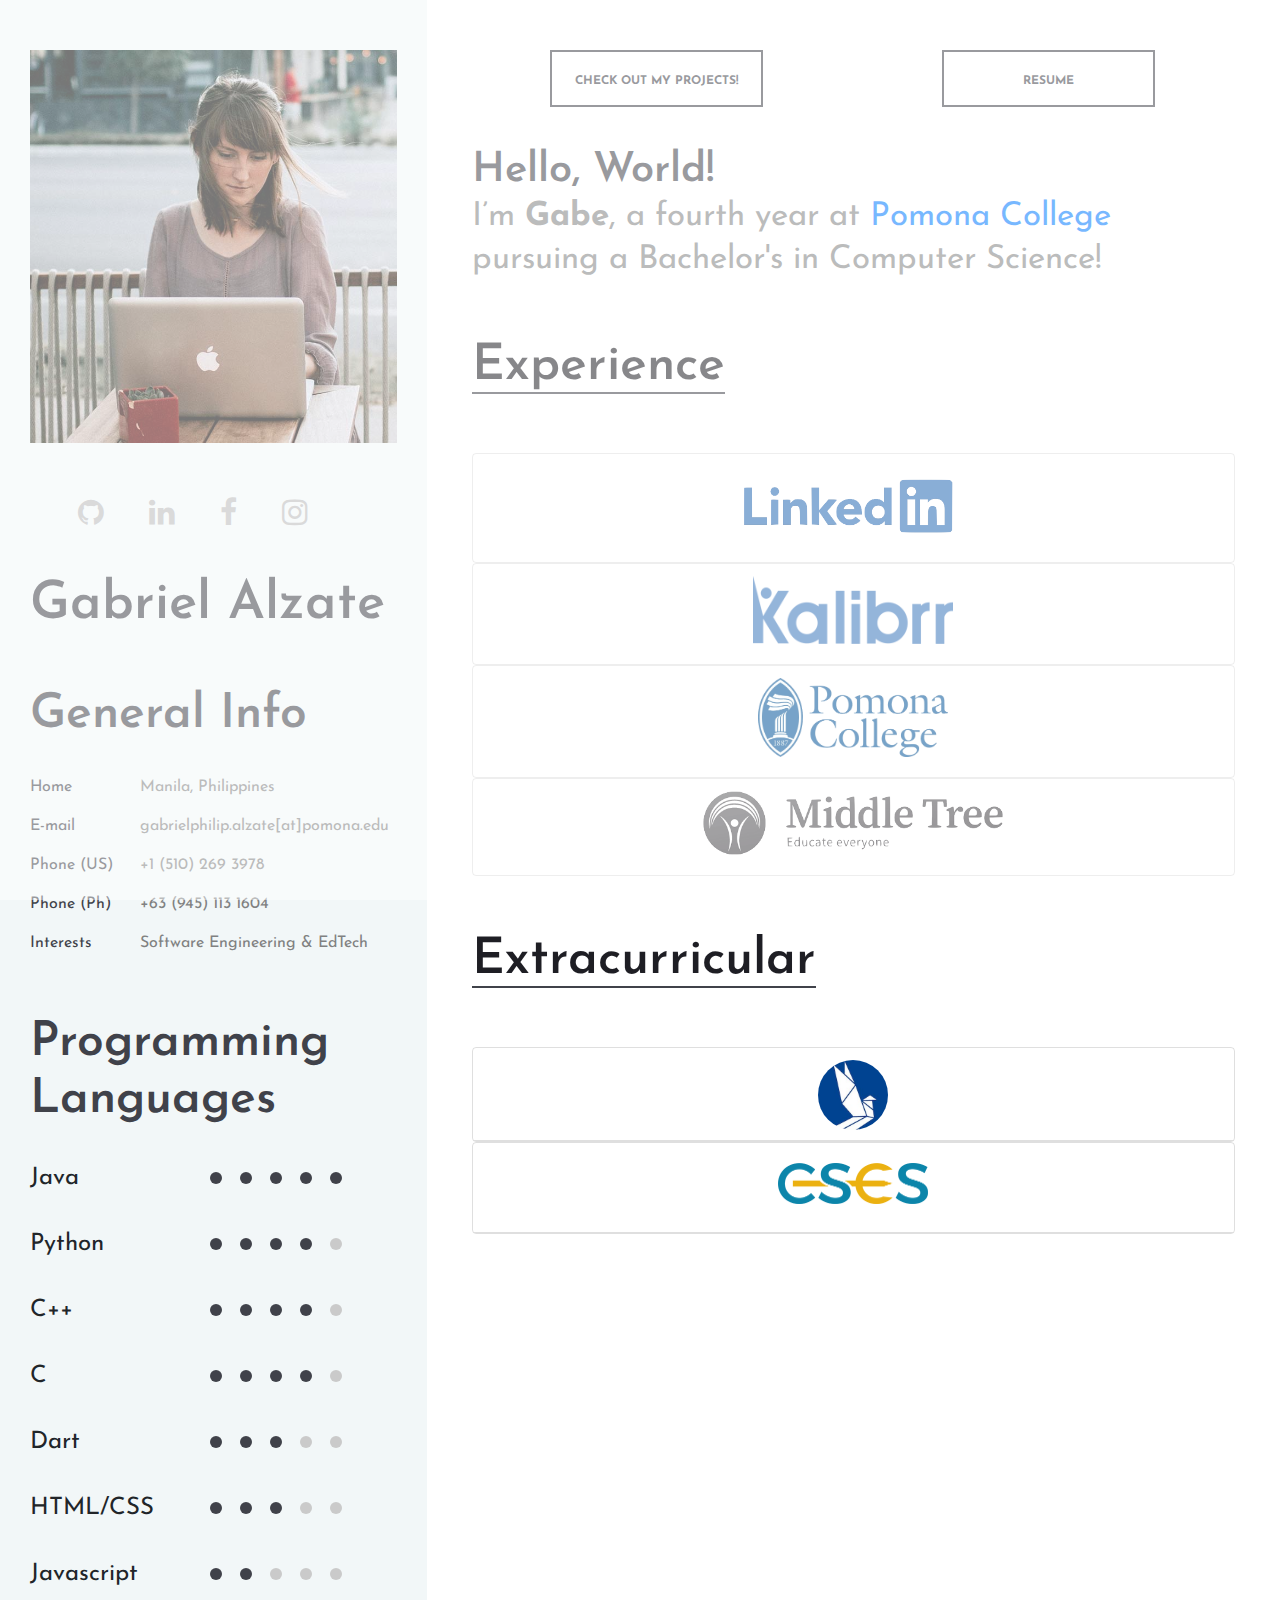
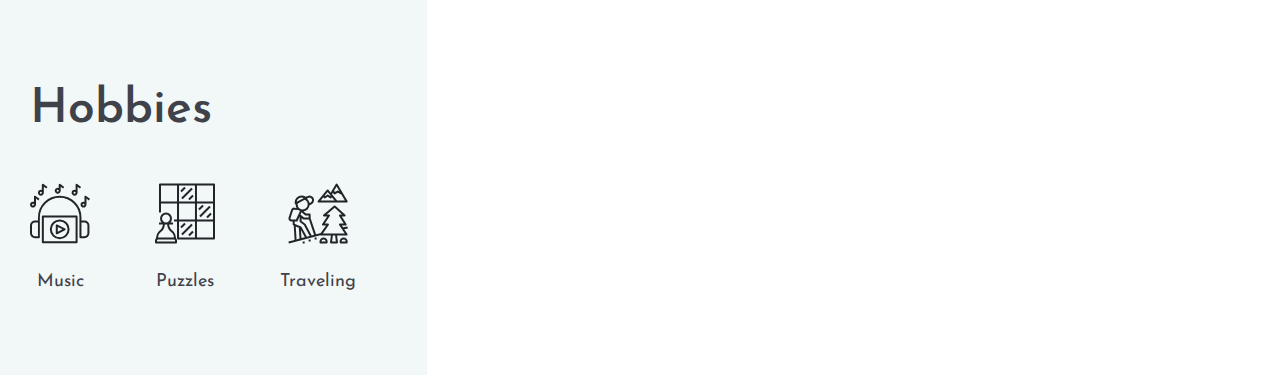
<file: index.html>
<!DOCTYPE html>

<!--
    Civic Bootstrap Resume Template by Colorlib
    https://colorlib.com/wp/template/civic/
-->

<!--

    TODO LIST:

-->

<html lang="en">
<head>
    <!-- Global site tag (gtag.js) - Google Analytics -->
    <script async src="https://www.googletagmanager.com/gtag/js?id=UA-145112598-1"></script>
    <script>
        window.dataLayer = window.dataLayer || [];
        function gtag() { dataLayer.push(arguments); }
        gtag('js', new Date());

        gtag('config', 'UA-145112598-1');
    </script>

	<title>Gabriel Alzate</title>
	<meta charset="UTF-8">
	<meta name="description" content="Hi! My name's Gabe - here's my portfolio!">
	<meta name="keywords" content="resume, portfolio, cs, computer, software">
	<meta name="viewport" content="width=device-width, initial-scale=1.0">
	<!-- Favicon -->   
	<link href="img/favicon.ico" rel="shortcut icon"/>

	<!-- Google Fonts -->
	<link href="https://fonts.googleapis.com/css?family=Josefin+Sans:400,400i,600,600i,700" rel="stylesheet">

	<!-- Stylesheets -->
	<link rel="stylesheet" href="css/bootstrap.min.css"/>
	<link rel="stylesheet" href="css/font-awesome.min.css"/>
	<link rel="stylesheet" href="css/flaticon.css"/>
	<link rel="stylesheet" href="css/owl.carousel.css"/>
	<link rel="stylesheet" href="css/magnific-popup.css"/>
	<link rel="stylesheet" href="css/style.css"/>

	<!--[if lt IE 9]>
	  <script src="https://oss.maxcdn.com/html5shiv/3.7.2/html5shiv.min.js"></script>
	  <script src="https://oss.maxcdn.com/respond/1.4.2/respond.min.js"></script>
	<![endif]-->

</head>
<body>
	<!-- Page Preloder -->
	<div id="preloder">
		<div class="loader"></div>
	</div>
	
	<div class="home-three-style">
        <!-- Header section start -->
		<header class="header-section">
			<div class="container-fluid">
				<div class="row">
					<div class="col-md-6 text-center header-buttons">
                        <a class="site-btn" data-toggle="modal" href="#exampleModalLong">Check out my projects!</a>
					</div>
					<div class="col-md-6 text-center header-buttons">
                        <a href="resume.pdf" class="site-btn">Resume</a>
					</div>
				</div>
			</div>
		</header>
		<!-- Header section end -->
		
		<div class="container-fluid p-0">
			<div class="row m-0">
				<div class="col-xl-4 p-0">
					<div class="main-left-area h-100">
						<section class="intro-section">
							<figure class="hero-image">
								<img src="img/hero.jpg" alt="">
							</figure>
                            <div class="social-links">
                                <a href="https://github.com/GPAlzate"><i class="fa fa-github"></i></a>
                                <a href="https://www.linkedin.com/in/gabriel-alzate/"><i class="fa fa-linkedin"></i></a>
                                <a href="https://www.facebook.com/GabeAlzate03"><i class="fa fa-facebook"></i></a>
                                <a href="https://www.instagram.com/gabealzate/"><i class="fa fa-instagram"></i></a>
                            </div>
							<div class="hero-text">
                                <h2 style="font-size: 3.3rem;">Gabriel Alzate</h2>
							</div>
							<div class="hero-info pt-3">
								<h2>General Info</h2>
								<ul>
									<li><span>Home</span>Manila, Philippines</li>
									<li><span>E-mail</span>gabrielphilip.alzate[at]pomona.edu</li>
									<li><span>Phone (US)</span>+1 (510) 269 3978</li>
									<li><span>Phone (Ph)</span>+63 (945) 113 1604</li>
									<li><span>Interests</span>Software Engineering & EdTech</li>
								</ul>
							</div>
						</section>

						<section class="language-section spad">
                            <h2 style="margin-bottom: 30px;">Programming Languages</h2>
							<ul class="language-progress">
								<li>Java <div class="lan-prog" data-lanprogesss="5"></div></li>
								<li>Python <div class="lan-prog" data-lanprogesss="4"></div></li>
								<li>C++ <div class="lan-prog" data-lanprogesss="4"></div></li>
								<li>C <div class="lan-prog" data-lanprogesss="4"></div></li>
								<li>Dart <div class="lan-prog" data-lanprogesss="3"></div></li>
								<li>HTML/CSS <div class="lan-prog" data-lanprogesss="3"></div></li>
								<li>Javascript <div class="lan-prog" data-lanprogesss="2"></div></li>
							</ul>
						</section>

                        <h2 style="margin-bottom: 30px;">Hobbies</h2>
                        <div class="icon-box-area spad" style="padding-top: 0">
                            <div class="icon-box">
                                <i class="flaticon-018-music-player"></i>
                                <p>Music</p>
                            </div>
                            <div class="icon-box">
                                <i class="flaticon-013-chess-1"></i>
                                <p>Puzzles</p>
                            </div>
                            <div class="icon-box">
                                <i class="flaticon-022-hiking"></i>
                                <p>Traveling</p>
                            </div>
                        </div>

					</div>
				</div>

				<div class="col-xl-8">
					<div class="main-right-area">

						<!-- Resume section start -->
						<section class="resume-section">
							<ul class="resume-list">
                                <li style="margin-top: 1rem; margin-bottom: 3.7rem;">
                                    <div class="hero-text">
                                        <h1 style="font-size: 2.6rem">Hello, World!</h1>
                                        <p>I’m <b>Gabe</b>, a fourth year at 
                                            <a href="https://www.pomona.edu/">Pomona College</a>
                                        pursuing a Bachelor's in Computer Science!</p>
                                    </div>
                                    <!-- <h2>Pomona College</h2> -->
                                    <!-- <h3>Bachelor's in Computer Science, minor in Mathematics</h3> -->
                                    <!-- <h4>Expected May 2021</h4> -->
                                    <!-- <h5>Relevant Coursework:</h5> -->
                                    <!-- <ul> -->
                                    <!--     <p>Algorithms</p> -->
                                    <!--     <p>Combinatorial Mathematics</p> -->
                                    <!--     <p>Computer Systems</p> -->
                                    <!--     <p>Data Structures & Advanced Programming</p> -->
                                    <!--     <p>Databases</p> -->
                                    <!--     <p>Discrete Mathematics</p> -->
                                    <!--     <p>Deterministic Operations Research</p> -->
                                    <!--     <p>Fundamentals of CS & Functional Programming</p> -->
                                    <!--     <p>Introduction to Data Science</p> -->
                                    <!--     <p>Linear Algebra</p> -->
                                    <!--     <p>Machine Learning</p> -->
                                    <!--     <p>Software Development (IP)</p> -->
                                    <!-- </ul> -->
                                </li>
                                
                                <div class="modal fade" id="exampleModalLong" tabindex="-1" role="dialog" aria-labelledby="exampleModalLongTitle"
                                    aria-hidden="true">
                                    <div class="modal-dialog" role="document">
                                        <div class="modal-content">
                                            <div class="modal-header" style="padding-bottom: 0">
                                                <h5 class="modal-title" id="exampleModalLongTitle">My Projects</h5>
                                                <button type="button" class="close" data-dismiss="modal" aria-label="Close">
                                                    <span aria-hidden="true">&times;</span>
                                                </button>
                                            </div>
                                            <div class="modal-body">
                                
                                
                                                <div id="accordion" style="padding-bottom: 1rem">
                                
                                                    <div class="card">
                                                        <div class="card-header" id="headPerc" data-toggle="collapse" data-target="#perceptron">
                                                            <h4 class="mb-0">
                                                                <button class="btn btn-link" data-toggle="collapse" data-target="#perceptron">
                                                                    Titanic Survival: An Evaluation of Different Machine Learning Techniques
                                                                </button>
                                                            </h4>
                                                        </div>
                                                        <div id="perceptron" class="collapse" aria-labelledby="headPerc">
                                                            <div class="card-body">
                                                                Experimented with perceptron, decision tree, and k-NN classification
                                                                to predict Titanic survival rate. I evaluated which of these would
                                                                be best given binary data and non-binary data, comparing the accuracy
                                                                of all models. I also played around with feature normalization techniques
                                                                and explored statistical significance to find out the best combination
                                                                of models + techniques + data types.
                                                                <br>
                                                                <span class="badge badge-pill badge-danger">Java</span>
                                                            </div>
                                                        </div>
                                                    </div>

                                                    <div class="card">
                                                        <div class="card-header" id="headGraphs" data-toggle="collapse" data-target="#graphs">
                                                            <h4 class="mb-0">
                                                                <button class="btn btn-link" data-toggle="collapse" data-target="#graphs">
                                                                    Shortest Path and Quickest Time: Graphs
                                                                </button>
                                                            </h4>
                                                        </div>
                                                        <div id="graphs" class="collapse" aria-labelledby="headGraphs">
                                                            <div class="card-body">
                                                                A program that implementes Dijkstra's algorithm
                                                                to calculate the best path in terms of
                                                                some arbitrary factor to get to a destination. <br>
                                                                <span class="badge badge-pill badge-danger">Java</span>
                                                            </div>
                                                        </div>
                                                    </div>
                                
                                                    <div class="card">
                                                        <div class="card-header" id="headBuffer" data-toggle="collapse" data-target="#buffer">
                                                            <h4 class="mb-0">
                                                                <button class="btn btn-link" data-toggle="collapse" data-target="#buffer">
                                                                    Ring Buffer
                                                                </button>
                                                            </h4>
                                                        </div>
                                                        <div id="buffer" class="collapse" aria-labelledby="headBuffer">
                                                            <div class="card-body">
                                                                A circular buffer message queue that handles the producer-consumer
                                                                problem. It uses locks and condition variables to ascertain thread
                                                                synchronization. <br>
                                                                <span class="badge badge-pill badge-primary">C</span>
                                                            </div>
                                                        </div>
                                                    </div>

                                                    <div class="card">
                                                        <div class="card-header" id="headPath" data-toggle="collapse" data-target="#path">
                                                            <h4 class="mb-0">
                                                                <button class="btn btn-link" data-toggle="collapse" data-target="#path">
                                                                    PATH
                                                                </button>
                                                            </h4>
                                                        </div>
                                                        <div id="path" class="collapse" aria-labelledby="headPath">
                                                            <div class="card-body">
                                                                Need to get somewhere? Are you a college student??
                                                                Here's a web app for college students in Claremont
                                                                that suggests the best travel option based on the
                                                                user's preference: mode of transportation, gas price,
                                                                time, distance, ride share. <br>
                                                                <span class="badge badge-pill badge-danger">HTML</span>
                                                                <span class="badge badge-pill badge-warning">CSS</span>
                                                                <span class="badge badge-pill badge-success">Javascript</span>
                                                                <span class="badge badge-pill badge-info">Python</span>
                                                            </div>
                                                        </div>
                                                    </div>
                                
                                                    <div class="card">
                                                        <div class="card-header" id="headCalc" data-toggle="collapse" data-target="#calc">
                                                            <h4 class="mb-0">
                                                                <button class="btn btn-link" data-toggle="collapse" data-target="#calc">
                                                                    On-disk Scientific Calculator
                                                                </button>
                                                            </h4>
                                                        </div>
                                                        <div id="calc" class="collapse" aria-labelledby="headCalc">
                                                            <div class="card-body">
                                                                A scientific calculator that uses stacks and self-balancing binary search trees.
                                                                Allows for unary and binary mathematical functions and the use of variables to store
                                                                data.<br>
                                                                <span class="badge badge-pill badge-primary">C</span>
                                                                <span class="badge badge-pill badge-info">C++</span>
                                                            </div>
                                                        </div>
                                                    </div>
                                
                                                    <div class="card">
                                                        <div class="card-header" id="headMarkov" data-toggle="collapse" data-target="#markov">
                                                            <h4 class="mb-0">
                                                                <button class="btn btn-link" data-toggle="collapse" data-target="#markov">
                                                                    Markov Model Text Generator
                                                                </button>
                                                            </h4>
                                                        </div>
                                                        <div id="markov" class="collapse" aria-labelledby="headMarkov">
                                                            <div class="card-body">
                                                                A text-generator by binding an nth-order Markov chain to long texts. Increased
                                                                variability
                                                                by allowing both character and word prefixes. Can generate speeches and children's
                                                                stories.
                                                                <br>
                                                                <span class="badge badge-pill badge-danger">Java</span>
                                                            </div>
                                                        </div>
                                                    </div>
                                
                                                    <div class="card">
                                                        <div class="card-header" id="headGameTree" data-toggle="collapse" data-target="#gameTree">
                                                            <h4 class="mb-0">
                                                                <button class="btn btn-link" data-toggle="collapse" data-target="#gameTree">
                                                                    Game Tree AI
                                                                </button>
                                                            </h4>
                                                        </div>
                                                        <div id="gameTree" class="collapse" aria-labelledby="headGameTree">
                                                            <div class="card-body">
                                                                A game tree with weak-AI capabilities that plays deterministic games and learns from
                                                                losing
                                                                moves. <br>
                                                                <span class="badge badge-pill badge-danger">Java</span>
                                                            </div>
                                                        </div>
                                                    </div>
                                
                                                    <div class="card">
                                                        <div class="card-header" id="headCompress" data-toggle="collapse" data-target="#compress">
                                                            <h4 class="mb-0">
                                                                <button class="btn btn-link" data-toggle="collapse" data-target="#compress">
                                                                    Data Compression
                                                                </button>
                                                            </h4>
                                                        </div>
                                                        <div id="compress" class="collapse" aria-labelledby="headCompress">
                                                            <div class="card-body">
                                                                A doubly-linked-list structure that compresses data. Compresses images by holding the
                                                                information
                                                                of consecutive pixels in one node. <br>
                                                                <span class="badge badge-pill badge-danger">Java</span>
                                                            </div>
                                                        </div>
                                                    </div>
                                
                                                </div> <!-- Accordion -->
                                
                                            </div>
                                        </div>
                                    </div>
                                </div>
                                </ul>
						</section>
						<!-- Resume section end -->

						<!-- Work section start
						<section class="resume-section">
							<div class="section-title">
								<h2>Projects</h2>
							</div>
							<ul class="resume-list">
								<li>
                                    <h2>MiddleTree Software Engineer/Web Developer</h2>
									<h3>February 2018 - Present</h3>
                                    <p><br>Need to get somewhere? Are you a college student??
                                    Here's a web app for college students in Claremont
                                    that suggests the best travel option based on the
                                    user's preference: mode of transportation, gas price,
                                    time, distance, ride share.</p>
                                    <span class="badge badge-pill badge-danger">HTML</span>
                                    <span class="badge badge-pill badge-warning">CSS</span>
                                    <span class="badge badge-pill badge-success">Javascript</span>
                                    <span class="badge badge-pill badge-info">Python</span>
								</li>
								<li>
                                    <h2></h2>
									<h3>September 2018 - Present</h3>
                                    <p><br>A tool that looks at a game of Monopoly
                                    as a Markov process to suggest the proper investment
                                    decisions. Looks at probability, profit per turn,
                                    and ROI to guide investment decisions.</p>
                                    <span class="badge badge-pill badge-danger">Java</span>
								</li>
							</ul>
						</section>
                        Work section end -->

						<!-- Resume section start -->
						<section class="resume-section">
							<div class="section-title">
								<h2>Experience</h2>
							</div>

                            <div id="accordion" class="exp-acc">

                                <div class="card">
                                    <div class="card-header" id="headLinkedIn" data-toggle="collapse" data-target="#linkedin">
                                        <center>
                                            <input type="image" role="tab" src="img/linkedin.png" class="exp-logo" data-toggle="collapse" data-target="#linkedin"
                                                    style="max-height: 240px; max-width: 240px">
                                        </center>
                                    </div>
                                    <div id="linkedin" class="collapse exp-card" aria-labelledby="headLinkedIn">
                                        <h2><a href="https://www.linkedin.com/">LinkedIn</a>
                                        Software Engineering Intern
                                        </h2>
                                        <h3>May 2020 2019 - Aug 2020</h3>
                                        <h4>Sunnyvale, California (remote b/c COVID)</h4>
                                        <p>
                                            Worked with the <a
                                                href="https://www.linkedin.com/learning/">LinkedIn Learning</a>
                                            enterprise team to create a new content merchandising
                                            feature. Enterprise curators can now choose to
                                            display their names and profile pictures with their
                                            content! Collaborated with frontend engineers, designers,
                                            and product managers to learn about all areas of the
                                            tech stack and about the feature ramp process.
                                        </p>
                                    </div>
                                </div>

                                <div class="card">
                                    <div class="card-header" id="headKalibrr" data-toggle="collapse" data-target="#kalibrr">
                                        <center>
                                            <input type="image" role="tab" src="img/kalibrr.png" class="exp-logo" data-toggle="collapse" data-target="#kalibrr"
                                                    style="max-height: 200px; max-width: 200px">
                                        </center>
                                    </div>
                                    <div id="kalibrr" class="collapse exp-card" aria-labelledby="headKalibrr">
                                        <h2><a href="https://www.kalibrr.com/">Kalibrr</a>
                                        Software Engineering Intern
                                        </h2>
                                        <h3>Jun 2019 - Aug 2019</h3>
                                        <h4>Manila, Philippines</h4>
                                        <p>
                                        Helped the engineering team of Kalibrr, a Southeast-Asian online job platform
                                        start-up transition from HTTP/1.x to HTTP/2.0 communication amongst their microservices.
                                        Conducted research on the feasibility of this change to ascertain realiability, robustness,
                                        and backwards-compatibility.
                                        </p>
                                    </div>
                                </div>

                                <div class="card">
                                    <div class="card-header" id="headPomona" data-toggle="collapse" data-target="#pomona">
                                        <center>
                                            <input type="image" role="tab" src="img/pomona.png" class="exp-logo" data-toggle="collapse" data-target="#pomona"
                                                    style="max-height: 190px; max-width: 190px">
                                        </center>
                                    </div>
                                    <div id="pomona" class="collapse exp-card" aria-labelledby="headPomona">
                                        <h2><a href="https://www.pomona.edu/academics/departments/computer-science">
                                                Pomona College Computer Science
                                            </a>
                                            Head Teaching Assistant/Mentor
                                        </h2>
                                        <h3>Feb 2018 - Present</h3>
                                        <h4>Claremont, CA</h4>
                                        <p>
                                        Serve as a mentor for students in Data Structures and Advanced Programming, guiding
                                        them through intricate weekly labs and assignments. Grade students' weekly projects,
                                        offers criticism and suggestions, and refines the autograder for future classes. Recently
                                        desginated as head TA to work and communicate with the professor directly. I report
                                        observations, provide feedback, and organize TA meetings.
                                        </p>
                                    </div>
                                </div>

                                <div class="card">
                                    <div class="card-header" id="headMT" data-toggle="collapse" data-target="#middletree">
                                        <center>
                                            <input type="image" role="tab" src="img/mt.png" class="exp-logo" data-toggle="collapse" data-target="#middletree"
                                                    style="max-height: 300px; max-width: 300px">
                                        </center>
                                    </div>
                                    <div id="middletree" class="collapse exp-card" aria-labelledby="headMT">
                                        <h2><a href="https://www.middletree.org/">MiddleTree</a>
                                            Software/Web Developer Intern
                                        </h2>
                                        <h3>Jan 2018 - May 2018</h3>
                                        <h4>Claremont, CA</h4>
                                        <p>
                                        I wrote scripts to manage the CRM of MiddleTree, a non-profit education institution.
                                        Also developed and designed the sign-in/sign-out
                                        page for children and parents that updates the daily users in MiddleTree's database.
                                        </p>
                                    </div>
                                </div>

                            </div> <!-- Accordion -->

							<div class="section-title">
								<h2>Extracurricular</h2>
                            </div>

                            <div id="accordion">

                                <div class="card">
                                    <div class="card-header" id="headITS" style="padding-bottom: 2px" data-toggle="collapse" data-target="#its">
                                        <center>
                                            <input type="image" role="tab" src="img/its.png" class="exp-logo" data-toggle="collapse" data-target="#its"
                                                    style="border-radius: 50%; max-height: 70px; max-width: 70px">
                                        </center>
                                    </div>
                                        <div id="its" class="collapse exp-card" aria-labelledby="headITS">
                                            <h2>Pomona
                                                <a href="https://research.pomona.edu/hpc/about/">ITS-HPC</a>
                                            Support Staff
                                            </h2>
                                            <h3>Sept 2018 - Feb 2019</h3>
                                            <h4>Claremont, CA</h4>
                                            <p>Managed tutorials of version control (i.e. Git) through
                                            <a href="https://research.pomona.edu/hpc/about/">
                                                Pomona's Hahn Grant: Teaching with Technology
                                            </a>
                                            program. The grant focuses on encouraging the use
                                            of society's advancing tech in non-STEM fields!</p>
                                        </div>
                                </div>

                                <div class="card">
                                    <div class="card-header" id="headCSES" style="padding-top: 20px; padding-bottom: 20px;" data-toggle="collapse" data-target="#cses">
                                        <center>
                                            <input type="image" role="tab" src="img/cses.png" class="exp-logo" data-toggle="collapse" data-target="#cses"
                                                    style="max-height: 150px; max-width: 150px">
                                        </center>
                                    </div>
                                    <div id="cses" class="collapse exp-card" aria-labelledby="headCSES">
                                        <h2>UCSD
                                            <a href="https://cses.ucsd.edu/">CSES</a>
                                        Outreach Chair
                                        </h2>
                                        <h3>Sept 2017 - June 2018</h3>
                                        <h4>La Jolla, CA</h4>
                                        <p>I served as an outreach leader for a community of engineers and computer scientists.
                                        Also in charge of generating interest in CS amongst high school students and
                                        enlightening aspiring engineers about software tools and development environments.</p>
                                    </div>
                                </div>

                            </div> <!-- Accordion -->

                            <!--
							<ul class="resume-list">
								<li>
                                    <h2><a href="https://www.kalibrr.com/">Kalibrr</a>
                                    Software Engineering Intern
                                    </h2>
									<h3>Jun 2019 - Aug 2019</h3>
									<h4>Manila, Philippines</h4>
                                    <p>
                                    Helped the engineering team of Kalibrr, a Southeast-Asian online job platform
                                    start-up transition from HTTP/1.x to HTTP/2.0 communication amongst their microservices.
                                    Conducted research on the feasibility of this change to ascertain realiability, robustness,
                                    and backwards-compatibility.
                                    </p>
								</li>
								<li>
                                    <h2><a href="https://www.pomona.edu/academics/departments/computer-science">
                                        Pomona College Computer Science
                                    </a>
                                    Teaching Assistant/Mentor
                                    </h2>
									<h3>Feb 2018 - Present</h3>
									<h4>Claremont, CA</h4>
                                    <p>
                                    Serves as a mentor for students in Data Structures and Advanced Programming, guiding
                                    them through intricate weekly labs and assignments. Grades students' weekly projects,
                                    offers criticism and suggestions, and refines the autograder for future classes.
                                    </p>
								</li>
								<li>
                                    <h2><a href="https://www.middletree.org/">MiddleTree</a>
                                    Software/Web Developer Intern
                                    </h2>
									<h3>Feb 2018 - May 2018</h3>
									<h4>Claremont, CA</h4>
                                    <p>
                                    I wrote scripts to manage the CRM of MiddleTree, a non-profit education institution.
                                    Also developed and designed the sign-in/sign-out
                                    page for children and parents that updates the daily users in MiddleTree's database.
                                    </p>
								</li>
								<li>
                                    <h2>Pomona
                                        <a href="https://research.pomona.edu/hpc/about/">ITS-HPC</a>
                                    Support Staff
                                    </h2>
									<h3>Sept 2018 - Feb 2019</h3>
									<h4>Claremont, CA</h4>
                                    <p>Managed tutorials of version control (i.e. Git) through
                                    <a href="https://research.pomona.edu/hpc/about/">
                                        Pomona's Hahn Grant: Teaching with Technology
                                    </a>
                                    program. The grant focuses on encouraging the use
                                    of society's advancing tech in non-STEM fields!</p>
								</li>
								<li>
                                    <h2>UCSD
                                        <a href="https://cses.ucsd.edu/">CSES</a>
                                    Outreach Chair
                                    </h2>
									<h3>Sept 2017 - June 2018</h3>
									<h4>La Jolla, CA</h4>
                                    <p>I served as an outreach leader for a community of engineers and computer scientists.
                                    Also in charge of generating interest in CS amongst high school students and
                                    enlighteatomning aspiring engineers about software tools and development environments.</p>
								</li>
							</ul>
                            -->
						</section>
						
					</div>
				</div>
			</div>
		</div>
	</div>

	<!-- Footer section start
	<footer class="footer-section">
		<div class="container text-center">
			<div class="copyright"> Link back to Colorlib can't be removed. Template is licensed under CC BY 3.0. 
Copyright &copy;<script>document.write(new Date().getFullYear());</script> All rights reserved | This template is made with <i class="fa fa-heart-o" aria-hidden="true"></i> by <a href="https://colorlib.com" target="_blank">Colorlib</a>
 Link back to Colorlib can't be removed. Template is licensed under CC BY 3.0. 
</div>
		</div>
	</footer>
	Footer section end -->
		

	<!--====== Javascripts & Jquery ======-->
	<script src="js/jquery-2.1.4.min.js"></script>
	<script src="js/bootstrap.min.js"></script>
	<script src="js/owl.carousel.min.js"></script>
	<script src="js/magnific-popup.min.js"></script>
	<script src="js/circle-progress.min.js"></script>
	<script src="js/main.js"></script>
</body>
</html>
</file>
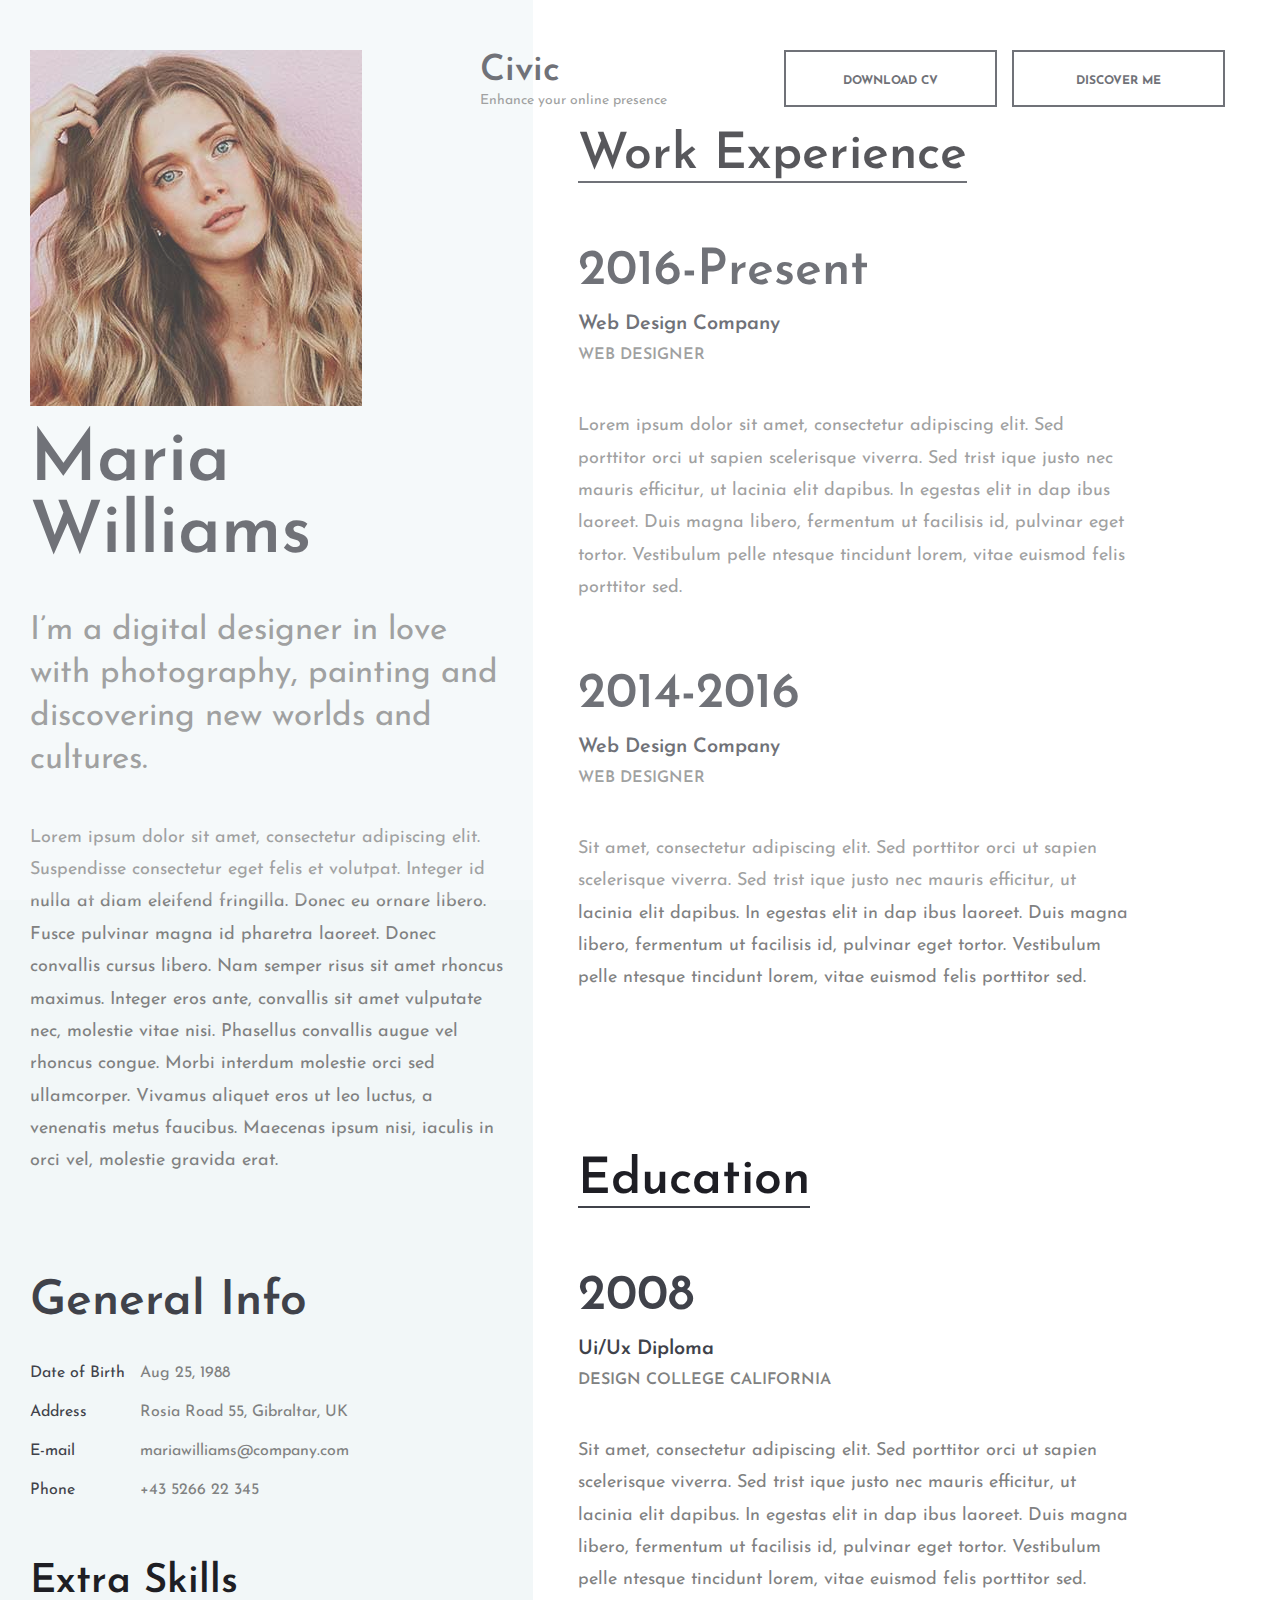
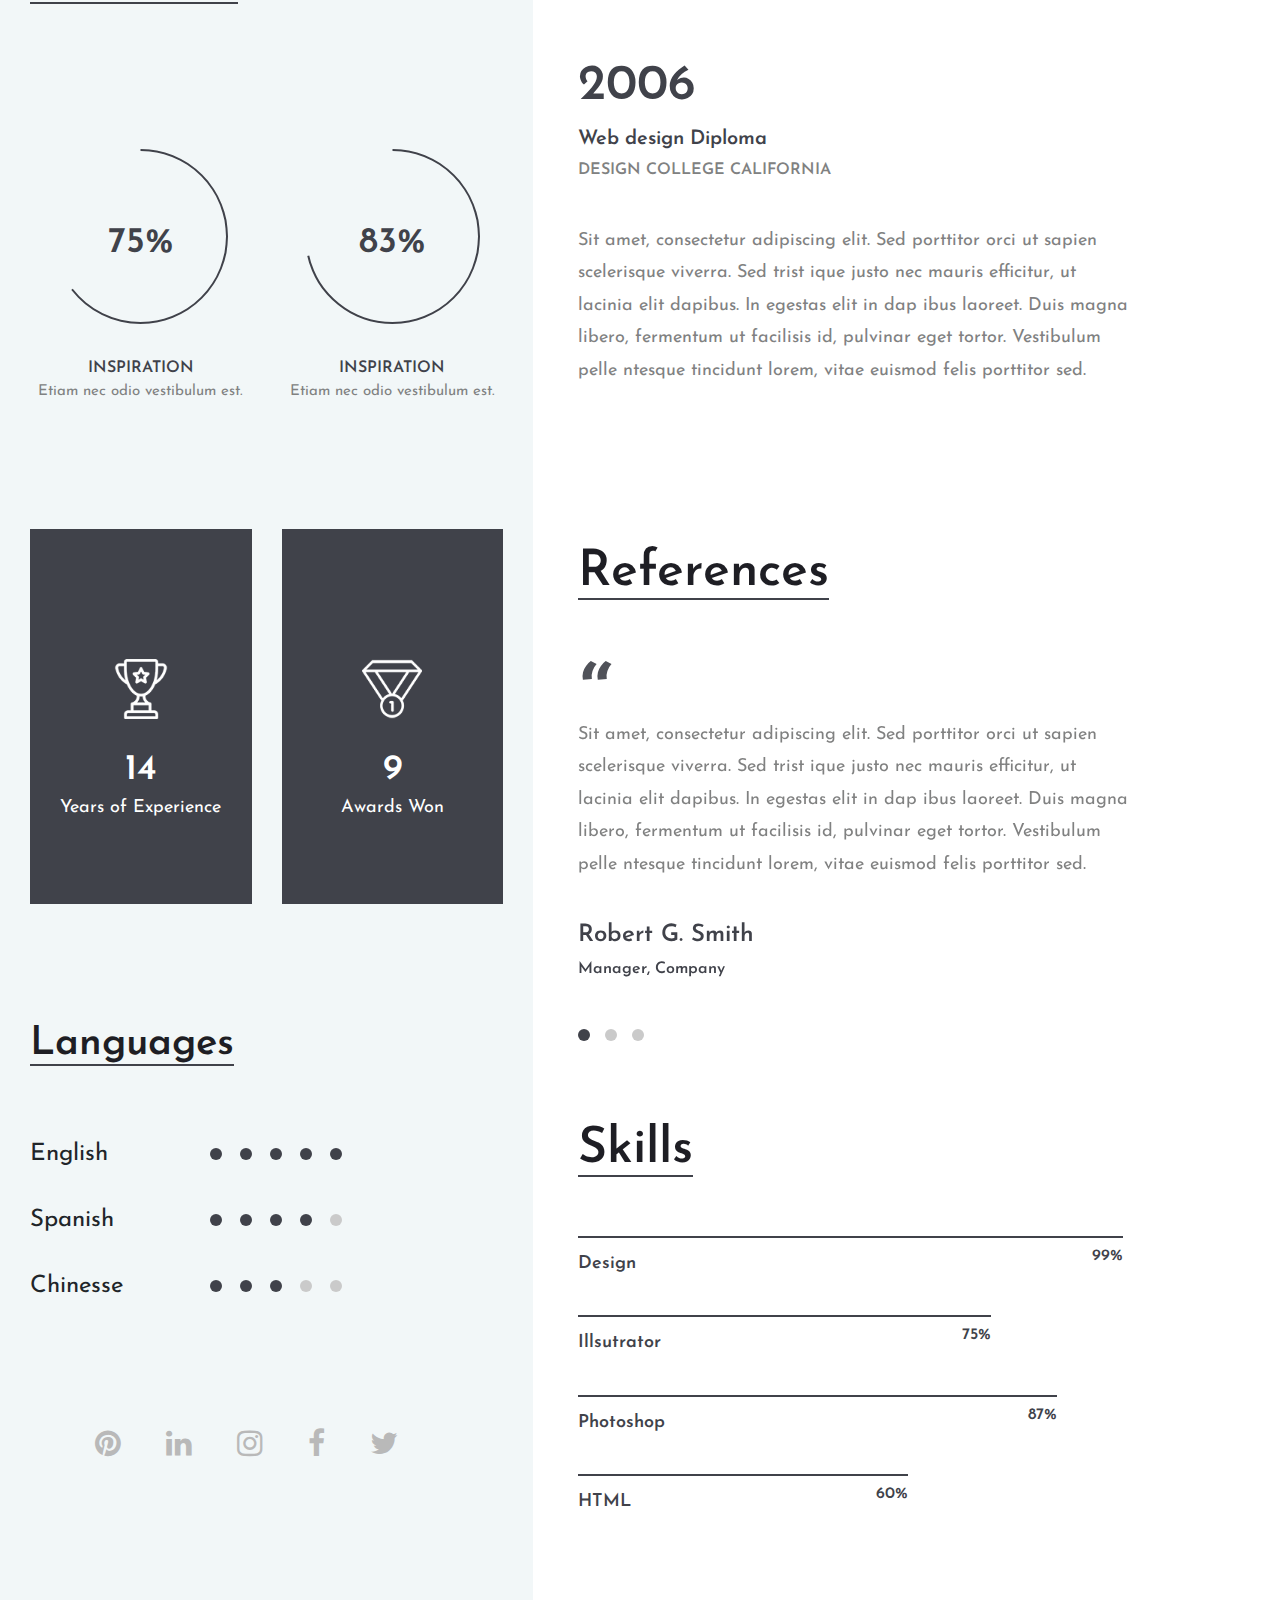
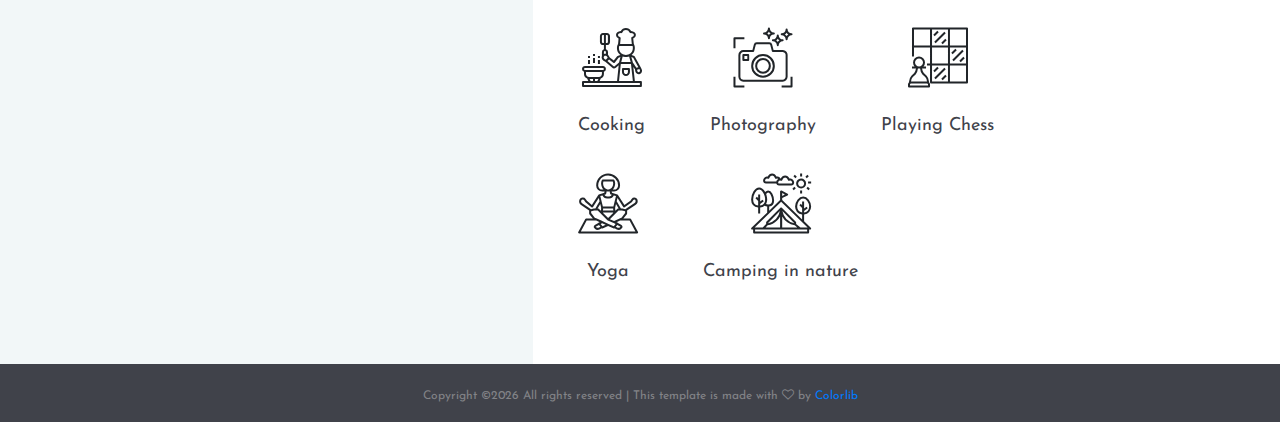
<file: home3.html>
<!DOCTYPE html>
<html lang="en">
<head>
	<title>Civic - CV Resume</title>
	<meta charset="UTF-8">
	<meta name="description" content="Civic - CV Resume">
	<meta name="keywords" content="resume, civic, onepage, creative, html">
	<meta name="viewport" content="width=device-width, initial-scale=1.0">
	<!-- Favicon -->   
	<link href="img/favicon.ico" rel="shortcut icon"/>

	<!-- Google Fonts -->
	<link href="https://fonts.googleapis.com/css?family=Josefin+Sans:400,400i,600,600i,700" rel="stylesheet">

	<!-- Stylesheets -->
	<link rel="stylesheet" href="css/bootstrap.min.css"/>
	<link rel="stylesheet" href="css/font-awesome.min.css"/>
	<link rel="stylesheet" href="css/flaticon.css"/>
	<link rel="stylesheet" href="css/owl.carousel.css"/>
	<link rel="stylesheet" href="css/magnific-popup.css"/>
	<link rel="stylesheet" href="css/style.css"/>


	<!--[if lt IE 9]>
	  <script src="https://oss.maxcdn.com/html5shiv/3.7.2/html5shiv.min.js"></script>
	  <script src="https://oss.maxcdn.com/respond/1.4.2/respond.min.js"></script>
	<![endif]-->

</head>
<body>
	<!-- Page Preloder -->
	<div id="preloder">
		<div class="loader"></div>
	</div>
	
	<div class="home-three-style">
		<!-- Header section start -->
		<header class="header-section">
			<div class="container-fluid">
				<div class="row">
					<div class="col-md-4">
						<div class="site-logo">
							<h2><a href="#">Civic</a></h2>
							<p>Enhance your online presence</p>
						</div>
					</div>
					<div class="col-md-8 text-md-right header-buttons">
						<a href="#" class="site-btn">Download CV</a>
						<a href="#" class="site-btn">Discover me</a>
					</div>
				</div>
			</div>
		</header>
		<!-- Header section end -->
		
		<div class="container-fluid p-0">
			<div class="row m-0">
				<div class="col-xl-5 col-lg-5 p-0">
					<div class="main-left-area h-100">
						<section class="intro-section">
							<figure class="hero-image">
								<img src="img/hero-3.jpg" alt="">
							</figure>
							<div class="hero-text">
								<h2>Maria<br>Williams</h2>
								<p>I’m a digital designer in love with photography, painting and discovering new worlds and cultures.</p>
							</div>
							<p class="mb-5">Lorem ipsum dolor sit amet, consectetur adipiscing elit. Suspendisse consectetur eget felis et volutpat. Integer id nulla at diam eleifend fringilla. Donec eu ornare libero. Fusce pulvinar magna id pharetra laoreet. Donec convallis cursus libero. Nam semper risus sit amet rhoncus maximus. Integer eros ante, convallis sit amet vulputate nec, molestie vitae nisi. Phasellus convallis augue vel rhoncus congue. Morbi interdum molestie orci sed ullamcorper. Vivamus aliquet eros ut leo luctus, a venenatis metus faucibus. Maecenas ipsum nisi, iaculis in orci vel, molestie gravida erat. </p>
							<div class="hero-info pt-5">
								<h2>General Info</h2>
								<ul>
									<li><span>Date of Birth</span>Aug 25, 1988</li>
									<li><span>Address</span>Rosia Road 55, Gibraltar, UK</li>
									<li><span>E-mail</span>mariawilliams@company.com</li>
									<li><span>Phone </span>+43 5266 22 345</li>
								</ul>
							</div>
						</section>

						<section class="extra-section spad">
							<div class="section-title">
								<h2>Extra Skills</h2>
							</div>
							<div class="row">
								<div class="col-md-6 text-center">
									<div class="fact-box trans">
										<div class="fact-content">
											<div class="circle-progress">
												<div id="progress1" class="prog-circle"></div>
												<div class="progress-info">
													<h2>75%</h2>
												</div>
												<div class="prog-title">
													<h3>Inspiration</h3>
													<p>Etiam nec odio vestibulum est.</p>
												</div>			
											</div>
										</div>
									</div>
								</div>
								<div class="col-md-6 text-center">
									<div class="fact-box trans">
										<div class="fact-content">
											<div class="circle-progress">
												<div id="progress2" class="prog-circle"></div>
												<div class="progress-info">
													<h2>83%</h2>
												</div>
												<div class="prog-title">
													<h3>Inspiration</h3>
													<p>Etiam nec odio vestibulum est.</p>
												</div>			
											</div>
										</div>
									</div>
								</div>
								<div class="col-md-6">
									<div class="fact-box">
										<div class="fact-content">
											<img src="img/icon/1-w.png" alt="">
											<h2>14</h2>
											<p>Years of Experience</p>
										</div>
									</div>
								</div>
								<div class="col-md-6">
									<div class="fact-box">
										<div class="fact-content">
											<img src="img/icon/2-w.png" alt="">
											<h2>9</h2>
											<p>Awards Won</p>
										</div>
									</div>
								</div>
							</div>
						</section>
						<section class="language-section spad">
							<div class="section-title">
								<h2>Languages</h2>
							</div>
							<ul class="language-progress">
								<li>English <div class="lan-prog" data-lanprogesss="5"></div></li>
								<li>Spanish <div class="lan-prog" data-lanprogesss="4"></div></li>
								<li>Chinesse <div class="lan-prog" data-lanprogesss="3"></div></li>
							</ul>
						</section>
						<div class="social-links">
							<a href=""><i class="fa fa-pinterest"></i></a>
							<a href=""><i class="fa fa-linkedin"></i></a>
							<a href=""><i class="fa fa-instagram"></i></a>
							<a href=""><i class="fa fa-facebook"></i></a>
							<a href=""><i class="fa fa-twitter"></i></a>
						</div>
					</div>
				</div>

				<div class="col-xl-6 col-lg-7">
					<div class="main-right-area">
						<!-- Resume section start -->
						<section class="resume-section spad pt-0">
							<div class="section-title">
								<h2>Work Experience</h2>
							</div>
							<ul class="resume-list">
								<li>
									<h2>2016-Present</h2>
									<h3>Web Design Company</h3>
									<h4>Web Designer</h4>
									<p>Lorem ipsum dolor sit amet, consectetur adipiscing elit. Sed porttitor orci ut sapien scelerisque viverra. Sed trist ique justo nec mauris efficitur, ut lacinia elit dapibus. In egestas elit in dap ibus laoreet. Duis magna libero, fermentum ut facilisis id, pulvinar eget tortor. Vestibulum pelle ntesque tincidunt lorem, vitae euismod felis porttitor sed. </p>
								</li>
								<li>
									<h2>2014-2016</h2>
									<h3>Web Design Company</h3>
									<h4>Web Designer</h4>
									<p>Sit amet, consectetur adipiscing elit. Sed porttitor orci ut sapien scelerisque viverra. Sed trist ique justo nec mauris efficitur, ut lacinia elit dapibus. In egestas elit in dap ibus laoreet. Duis magna libero, fermentum ut facilisis id, pulvinar eget tortor. Vestibulum pelle ntesque tincidunt lorem, vitae euismod felis porttitor sed. </p>
								</li>
							</ul>
						</section>
						<!-- Resume section end -->

						<!-- Resume section start -->
						<section class="resume-section">
							<div class="section-title">
								<h2>Education</h2>
							</div>
							<ul class="resume-list">
								<li>
									<h2>2008</h2>
									<h3>Ui/Ux Diploma</h3>
									<h4>Design College California</h4>
									<p>Sit amet, consectetur adipiscing elit. Sed porttitor orci ut sapien scelerisque viverra. Sed trist ique justo nec mauris efficitur, ut lacinia elit dapibus. In egestas elit in dap ibus laoreet. Duis magna libero, fermentum ut facilisis id, pulvinar eget tortor. Vestibulum pelle ntesque tincidunt lorem, vitae euismod felis porttitor sed. </p>
								</li>
								<li>
									<h2>2006</h2>
									<h3>Web design Diploma</h3>
									<h4>Design College California</h4>
									<p>Sit amet, consectetur adipiscing elit. Sed porttitor orci ut sapien scelerisque viverra. Sed trist ique justo nec mauris efficitur, ut lacinia elit dapibus. In egestas elit in dap ibus laoreet. Duis magna libero, fermentum ut facilisis id, pulvinar eget tortor. Vestibulum pelle ntesque tincidunt lorem, vitae euismod felis porttitor sed. </p>
								</li>
							</ul>
						</section>
						<!-- Resume section end -->
						
						<!-- Review section start -->
						<section class="review-section spad">
							<div class="section-title">
								<h2>References</h2>
							</div>
							<div class="review-slider owl-carousel">
								<div class="single-review">
									<div class="qut">“</div>
									<p>Sit amet, consectetur adipiscing elit. Sed porttitor orci ut sapien scelerisque viverra. Sed trist ique justo nec mauris efficitur, ut lacinia elit dapibus. In egestas elit in dap ibus laoreet. Duis magna libero, fermentum ut facilisis id, pulvinar eget tortor. Vestibulum pelle ntesque tincidunt lorem, vitae euismod felis porttitor sed. </p>
									<h3>Robert G. Smith</h3>
									<h4>Manager, Company</h4>
								</div>
								<div class="single-review">
									<div class="qut">“</div>
									<p>Sit amet, consectetur adipiscing elit. Sed porttitor orci ut sapien scelerisque viverra. Sed trist ique justo nec mauris efficitur, ut lacinia elit dapibus. In egestas elit in dap ibus laoreet. Duis magna libero, fermentum ut facilisis id, pulvinar eget tortor. Vestibulum pelle ntesque tincidunt lorem, vitae euismod felis porttitor sed. </p>
									<h3>Robert G. Smith</h3>
									<h4>Manager, Company</h4>
								</div>
								<div class="single-review">
									<div class="qut">“</div>
									<p>Sit amet, consectetur adipiscing elit. Sed porttitor orci ut sapien scelerisque viverra. Sed trist ique justo nec mauris efficitur, ut lacinia elit dapibus. In egestas elit in dap ibus laoreet. Duis magna libero, fermentum ut facilisis id, pulvinar eget tortor. Vestibulum pelle ntesque tincidunt lorem, vitae euismod felis porttitor sed. </p>
									<h3>Robert G. Smith</h3>
									<h4>Manager, Company</h4>
								</div>
							</div>
						</section>
						<!-- skill section start -->
						<div class="skill-section">
							<div class="section-title">
								<h2>Skills</h2>
							</div>
							<div class="skills">
								<div class="single-progress-item">
									<div class="progress-bar-style" data-progress="99"></div>
									<p>Design</p>
								</div>
								<div class="single-progress-item">
									<div class="progress-bar-style" data-progress="75"></div>
									<p>Illsutrator</p>
								</div>
								<div class="single-progress-item">
									<div class="progress-bar-style" data-progress="87"></div>
									<p>Photoshop</p>
								</div>
								<div class="single-progress-item">
									<div class="progress-bar-style" data-progress="60"></div>
									<p>HTML</p>
								</div>
							</div>
							<div class="icon-box-area spad">
								<div class="icon-box">
									<i class="flaticon-032-cooking"></i>
									<p>Cooking</p>
								</div>
								<div class="icon-box">
									<i class="flaticon-015-photo-camera"></i>
									<p>Photography</p>
								</div>
								<div class="icon-box">
									<i class="flaticon-013-chess-1"></i>
									<p>Playing Chess</p>
								</div>
								<div class="icon-box">
									<i class="flaticon-001-yoga"></i>
									<p>Yoga</p>
								</div>
								<div class="icon-box">
									<i class="flaticon-035-tent"></i>
									<p>Camping in nature</p>
								</div>
							</div>
						</div>
						<!-- skill section end -->
					</div>
				</div>
			</div>
		</div>
	</div>

	<!-- Footer section start -->
	<footer class="footer-section">
		<div class="container text-center">
			<div class="copyright"><!-- Link back to Colorlib can't be removed. Template is licensed under CC BY 3.0. -->
Copyright &copy;<script>document.write(new Date().getFullYear());</script> All rights reserved | This template is made with <i class="fa fa-heart-o" aria-hidden="true"></i> by <a href="https://colorlib.com" target="_blank">Colorlib</a>
<!-- Link back to Colorlib can't be removed. Template is licensed under CC BY 3.0. -->
</div>
		</div>
	</footer>
	<!-- Footer section end -->
		

	<!--====== Javascripts & Jquery ======-->
	<script src="js/jquery-2.1.4.min.js"></script>
	<script src="js/bootstrap.min.js"></script>
	<script src="js/owl.carousel.min.js"></script>
	<script src="js/magnific-popup.min.js"></script>
	<script src="js/circle-progress.min.js"></script>
	<script src="js/main.js"></script>
</body>
</html>
</file>
<file: css/flaticon.css>
/*
  	Flaticon icon font: Flaticon
  	Creation date: 11/12/2017 08:10
  	*/

@font-face {
  font-family: "Flaticon";
  src: url("../icon-fonts/Flaticon.eot");
  src: url("../icon-fonts/Flaticon.eot?#iefix") format("embedded-opentype"),
       url("../icon-fonts/Flaticon.woff") format("woff"),
       url(".../icon-fonts/Flaticon.ttf") format("truetype"),
       url("../icon-fonts/Flaticon.svg#Flaticon") format("svg");
  font-weight: normal;
  font-style: normal;
}

@media screen and (-webkit-min-device-pixel-ratio:0) {
  @font-face {
    font-family: "Flaticon";
    src: url("../icon-fonts/Flaticon.svg#Flaticon") format("svg");
  }
}

[class^="flaticon-"]:before, [class*=" flaticon-"]:before,
[class^="flaticon-"]:after, [class*=" flaticon-"]:after {   
  font-family: Flaticon;
  font-style: normal;
}

.flaticon-001-yoga:before { content: "\f100"; }
.flaticon-002-writing:before { content: "\f101"; }
.flaticon-003-weightlifting:before { content: "\f102"; }
.flaticon-004-cinema:before { content: "\f103"; }
.flaticon-005-game-console:before { content: "\f104"; }
.flaticon-006-swimming:before { content: "\f105"; }
.flaticon-007-sports:before { content: "\f106"; }
.flaticon-008-karaoke:before { content: "\f107"; }
.flaticon-009-sewing-2:before { content: "\f108"; }
.flaticon-010-snorkel:before { content: "\f109"; }
.flaticon-011-reading:before { content: "\f10a"; }
.flaticon-012-quilt:before { content: "\f10b"; }
.flaticon-013-chess-1:before { content: "\f10c"; }
.flaticon-014-poker:before { content: "\f10d"; }
.flaticon-015-photo-camera:before { content: "\f10e"; }
.flaticon-016-canvas:before { content: "\f10f"; }
.flaticon-017-model:before { content: "\f110"; }
.flaticon-018-music-player:before { content: "\f111"; }
.flaticon-019-knitting:before { content: "\f112"; }
.flaticon-020-kite:before { content: "\f113"; }
.flaticon-021-necklace:before { content: "\f114"; }
.flaticon-022-hiking:before { content: "\f115"; }
.flaticon-023-toast:before { content: "\f116"; }
.flaticon-024-gardening:before { content: "\f117"; }
.flaticon-025-fishing:before { content: "\f118"; }
.flaticon-026-sewing-1:before { content: "\f119"; }
.flaticon-027-drum-set:before { content: "\f11a"; }
.flaticon-028-sewing:before { content: "\f11b"; }
.flaticon-029-dancing:before { content: "\f11c"; }
.flaticon-030-crossword:before { content: "\f11d"; }
.flaticon-031-crochet:before { content: "\f11e"; }
.flaticon-032-cooking:before { content: "\f11f"; }
.flaticon-033-coin:before { content: "\f120"; }
.flaticon-034-pottery:before { content: "\f121"; }
.flaticon-035-tent:before { content: "\f122"; }
.flaticon-036-chess:before { content: "\f123"; }
</file>
<file: css/style.css>
/* =================================
------------------------------------
  Civic - CV Resume
  Version: 1.0
 ------------------------------------ 
 ====================================*/

/*----------------------------------------*/
/* Template default CSS
/*----------------------------------------*/
html,
body {
	height: 100%;
	font-family: 'Josefin Sans', sans-serif;
}

h1,
h2,
h3,
h4,
h5,
h6 {
	color: #40424a;
	margin: 0;
	font-weight: 600;
	font-family: 'Josefin Sans', sans-serif;
}

h2 {
	font-size: 48px;
}

h3 {
	font-size: 30px;
}

p {
	font-size: 18px;
	color: #808181;
	line-height: 1.8;
}

img {
	max-width: 100%;
}

input:focus,
select:focus,
button:focus,
textarea:focus {
	outline: none;
}

a:hover,
a:focus {
	text-decoration: none;
	outline: none;
}

ul,
ol {
	padding: 0;
	margin: 0;
}

/*---------------------
	Helper CSS
-----------------------*/
img {
    padding-top: 50px;
}

.spad {
	padding-top: 60px;
	padding-bottom: 60px;
}

.card-header {
    cursor: pointer;
}

.card {
    background-color: transparent;
}

#accordion {
    padding-bottom: 3.7rem;
}

.col-xl-8{
    background-color: #fff;
}

.exp-logo{
    max-width:25%;
    max-height:25%;
}

.exp-card *:not(a){
    padding-left: 25px;
    padding-right: 25px;
    padding-top: 25px;
}

.card-header,
.btn-primary {
    background-color: transparent;
    border-color: #dfdfdf;
}

.exp-acc .card .card-header {
    border-bottom: none;
}

.btn-link {
    font-size: 0.8rem;
}

.btn-primary:focus {
    box-shadow: 0 0 0 0.2rem #f2f7f8;
    background: #f2f7f8 !important;
}

.btn-primary:hover {
    background-color: #f2f7f8;
    border-color: #dfdfdf;
}

.section-title {
    height: 7rem;
}

.section-title h2 {
	display: inline-block;
	position: relative;
	margin-bottom: 110px;
	padding-bottom: 2px;
	line-height: normal;
    font-size: 50px;
    color: #1e1e24;
}

.section-title h2:after {
	position: absolute;
	content: '';
	width: 100%;
	height: 2px;
	left: 0;
	bottom: 0;
	background: #40424a;
}

.set-bg {
	background-repeat: no-repeat;
	background-size: cover;
}

/*------------------------
  Common Elements
--------------------------*/

/* Preloder */
#preloder {
	position: fixed;
	width: 100%;
	height: 100%;
	top: 0;
	left: 0;
	z-index: 999999;
	background: #fff;
}

.loader {
	width: 30px;
	height: 30px;
	border: 3px solid #000;
	position: absolute;
	top: 50%;
	left: 50%;
	margin-top: -13px;
	margin-left: -13px;
	border-radius: 60px;
	border-left-color: transparent;
	animation: loader 0.8s linear infinite;
	-webkit-animation: loader 0.8s linear infinite;
}

@keyframes loader {
	0% {
		-webkit-transform: rotate(0deg);
		        transform: rotate(0deg);
	}
	50% {
		-webkit-transform: rotate(180deg);
		        transform: rotate(180deg);
	}
	100% {
		-webkit-transform: rotate(360deg);
		        transform: rotate(360deg);
	}
}

@-webkit-keyframes loader {
	0% {
		-webkit-transform: rotate(0deg);
	}
	50% {
		-webkit-transform: rotate(180deg);
	}
	100% {
		-webkit-transform: rotate(360deg);
	}
}

/* Site Buttons */
.site-btn {
	display: inline-block;
	text-transform: uppercase;
	font-size: 12px;
	min-width: 213px;
	min-height: 20px;
	text-align: center;
	padding: 20px 10px 15px;
	position: relative;
	background-color: transparent;
	margin-right: 10px;
	border: 2px solid #40424a;
	color: #40424a;
	font-weight: 700;
}

.site-btn:hover {
	color: #40424a;
}

.circle-progress {
	text-align: center;
	padding-top: 30px;
	display: inline-block;
}

.circle-progress .prog-circle {
	margin-bottom: -155px;
}

.circle-progress canvas {
	-webkit-transform: rotate(90deg);
	-ms-transform: rotate(90deg);
	transform: rotate(90deg);
}

.circle-progress .progress-info {
	background: #f2f7f8;
	width: 127px;
	height: 127px;
	border-radius: 150px;
	margin: 0 auto;
	padding-top: 45px;
}

.circle-progress .progress-info h2 {
	font-size: 36px;
	color: #40424a !important;
}

.circle-progress .prog-title {
	text-align: center;
	margin-top: 55px;
}

.circle-progress .prog-title h3 {
	font-size: 16px;
	text-transform: uppercase;
}

.circle-progress .prog-title p {
	font-size: 15px;
	color: #808181 !important;
}

/* Image Popup */
.img-popup-warp .mfp-content,
.img-popup-warp.mfp-ready.mfp-removing .mfp-content {
	opacity: 0;
	-webkit-transform: scale(0.8);
	-ms-transform: scale(0.8);
	transform: scale(0.8);
	-webkit-transition: all 0.4s;
	-o-transition: all 0.4s;
	transition: all 0.4s;
}

.img-popup-warp.mfp-ready .mfp-content {
	opacity: 1;
	-webkit-transform: scale(1);
	-ms-transform: scale(1);
	transform: scale(1);
}

/* Fact box */
.fact-box {
	height: 375px;
	display: table;
	width: 100%;
	background: #40424a;
}

.fact-box.trans {
	background-color: transparent;
}

.fact-box .fact-content {
	display: table-cell;
	vertical-align: middle;
	text-align: center;
}

.fact-box .fact-content img {
	width: 60px;
	margin-bottom: 30px;
}

.fact-box .fact-content h2 {
	font-size: 36px;
	color: #fff;
}

.fact-box .fact-content p {
	color: #fff;
	margin-bottom: 0;
}

/* Porgess bar */
.single-progress-item {
	margin-bottom: 35px;
	position: relative;
}

.single-progress-item p {
	color: #40424a;
	margin-bottom: 0;
	font-weight: 600;
}

.progress-bar-style {
	display: block;
	height: 2px;
	position: relative;
	width: 100%;
	margin-bottom: 10px;
}

.bar-inner {
	position: absolute;
	height: 100%;
	left: 0;
	top: 0;
	background: #40424a;
}

.bar-inner span {
	position: absolute;
	right: 0;
	bottom: -30px;
	color: #40424a;
	font-weight: 600;
}

/* Progress dots */
.language-progress {
	max-width: 280px;
	list-style: none;
}

.language-progress li {
	font-size: 24px;
	position: relative;
	padding-right: 150px;
	margin-bottom: 30px;
    width: 330px;
}

.language-progress .lan-prog {
	position: absolute;
	right: 0;
	top: 0;
}

.language-progress .lan-prog span {
	width: 12px;
	height: 12px;
	display: inline-block;
	margin-right: 18px;
	border-radius: 12px;
	background: #40424a;
}

.language-progress .lan-prog span.fade-ele {
	background: #cacaca;
}

/* Icon Box */
.icon-box {
	text-align: center;
	display: inline-block;
	margin-right: 60px;
}

.icon-box:last-child {
	margin-right: 0;
}

.icon-box i {
	font-size: 60px;
}

.icon-box p {
	color: #40424a;
}

.social-links a {
	-webkit-transition: all 0.3s;
	-o-transition: all 0.3s;
	transition: all 0.3s;
}

/*---------------------
	Header section
-----------------------*/
.header-section {
	padding: 50px 40px;
    background: #f2f7f8;
}

.site-logo h2 {
	font-size: 36px;
}

.site-logo h2 a {
	color: #40424a;
}

.site-logo p {
	font-size: 14px;
	line-height: normal;
}

.header-buttons a {
	margin-top: 0px;
}

/*---------------------
	Hero section
-----------------------*/
.hero-section {
	background: #f2f7f8;
}

.hero-text {
	margin-bottom: 40px;
}

.hero-text h2 {
	font-size: 170px;
	line-height: normal;
	margin-bottom: 20px;
}

.hero-text p {
	font-size: 33px;
	line-height: 1.3;
}

.hero-image {
	padding-top: 0;
}

.hero-info h2 {
	margin-bottom: 30px;
}

.hero-info ul {
	list-style: none;
}

.hero-info ul li {
	font-size: 16px;
	color: #808181;
	margin-bottom: 15px;
}

.hero-info ul li span {
	color: #40424a;
	display: inline-block;
	min-width: 190px;
	max-width: 200px;
}

.hero-info ul li:last-child {
	margin-bottom: 0;
}

/*---------------------
	Social section
-----------------------*/
.social-section {
	background: #f9f9f9;
	padding: 80px 0;
}

.social-section .social-links {
	display: inline-block;
	background: #f9f9f9;
	position: relative;
	z-index: 5;
}

.social-section .social-links a {
	color: #484848;
	font-size: 36px;
	margin-right: 40px;
}

.social-section .social-link-warp {
	position: relative;
}

.social-section .social-link-warp h2 {
	display: inline-block;
	float: right;
	font-weight: 400;
	padding-left: 30px;
	background: #f9f9f9;
	position: relative;
	z-index: 5;
}

.social-section .social-link-warp:after {
	position: absolute;
	content: '';
	width: 50%;
	height: 2px;
	left: 23%;
	top: 50%;
	margin-top: 1px;
	background: #cbcbcb;
}

/*---------------------
	Resume section
----------------------*/
.resume-section.with-bg {
	background-image: url(../img/resume-bg.jpg);
	background-repeat: no-repeat;
	background-size: cover;
}

.resume-list {
	list-style: none;
	margin-left: 60px;
	padding-left: 110px;
	border-left: 2px solid #40424a;
}

.resume-list li {
	margin-bottom: 60px;
	position: relative;
}

.resume-list li:last-child {
	margin-bottom: 100px;
}

.resume-list li:after {
	position: absolute;
	content: '';
	width: 15px;
	height: 15px;
	border: 2px solid #40424a;
	border-radius: 50px;
	background: #cacaca;
	top: 30px;
	left: -118px;
}

.resume-list h2 {
	font-size: 50px;
	margin-bottom: 10px;
}

.resume-list h3 {
	font-size: 20px;
}

.resume-list h4 {
	font-size: 16px;
	text-transform: uppercase;
	color: #808181;
	margin-top: 10px;
	margin-bottom: 45px;
}

.resume-list h5 {
    margin-bottom: 20px;
}

.resume-list ul p {
    margin-bottom: 0;
    text-indent: 20px;
}


/*---------------------
	Review section
-----------------------*/
.review-slider {
	padding-left: 150px;
}

.review-slider .owl-dots {
	position: absolute;
	left: 50px;
	top: 70px;
}

.review-slider .owl-dots .owl-dot {
	width: 12px;
	height: 12px;
	border: 2px solid #40424a;
	border-radius: 50px;
	background: #cacaca;
	margin-bottom: 15px;
}

.review-slider .owl-dots .owl-dot.active {
	background: #40424a;
}

.single-review .qut {
	font-size: 120px;
	line-height: 0;
	color: #505259;
	margin-top: 60px;
}

.single-review p {
	margin-bottom: 40px;
}

.single-review h3 {
	font-size: 24px;
	margin-bottom: 10px;
}

.single-review h4 {
	font-size: 16px;
}

/*---------------------
	Portfolio section
----------------------*/
.portfolio-warp {
	padding: 0 60px;
}

.portfolio-item h2 {
	font-size: 24px;
	margin-bottom: 5px;
}

.portfolio-item p {
	font-size: 14px;
	margin-bottom: 0;
}

.portfolio-item .port-pic {
	margin-bottom: 30px;
	display: block;
	height: 480px;
	background: #333;
	background-position: center center;
	background-size: cover;
	overflow: hidden;
	position: relative;
}

.portfolio-item .port-pic:after {
	position: absolute;
	content: '';
	left: 0;
	bottom: 0;
	width: 100%;
	height: 0;
	background: #000;
	opacity: 0;
	z-index: 2;
	-webkit-transition: all 0.4s cubic-bezier(0.55, 0.09, 0.68, 0.53) 0s;
	-o-transition: all 0.4s cubic-bezier(0.55, 0.09, 0.68, 0.53) 0s;
	transition: all 0.4s cubic-bezier(0.55, 0.09, 0.68, 0.53) 0s;
}

.portfolio-item:hover .port-pic:after {
	opacity: 0.8;
	height: 100%;
	top: 0;
}

/*---------------------
	Contact section
-----------------------*/
.contact-form {
	display: block;
	width: 100%;
}

.contact-form input {
	background-color: transparent;
	padding-left: 25px;
	height: 60px;
	width: 100%;
	border: none;
	border-bottom: 2px solid #cacaca;
	margin-bottom: 30px;
	font-size: 13px;
}

.contact-form textarea {
	padding-left: 25px;
	height: 200px;
	width: 100%;
	border: none;
	border-bottom: 2px solid #cacaca;
	margin-bottom: 30px;
	font-size: 13px;
	background-color: transparent;
}

.contact-form ::-webkit-input-placeholder {
	font-style: italic;
}

.contact-form :-ms-input-placeholder {
	font-style: italic;
}

.contact-form ::-ms-input-placeholder {
	font-style: italic;
}

.contact-form ::placeholder {
	font-style: italic;
}

/*---------------------
	Footer section
-----------------------*/
.footer-section {
	background: #40424a;
	padding: 20px 0;
}

.copyright {
	padding-top: 5px;
	font-size: 12px;
	color: #838488;
	line-height: normal;
}

/*---------------------
	Home 2 Style
-----------------------*/
.home-two-style {
	background-image: url(../img/home-2-bg.png);
	background-repeat: no-repeat;
	background-size: cover;
	background-position: top center;
	background-color: #009fff;
}

.home-two-style .header-section,
.home-two-style .hero-section,
.home-two-style .social-section,
.home-two-style .review-slider .owl-dots .owl-dot,
.home-two-style .site-btn,
.home-two-style .fact-box,
.home-two-style .social-links,
.home-two-style .social-section .social-link-warp h2 {
	background-color: transparent;
}

.home-two-style h1,
.home-two-style h2,
.home-two-style h3,
.home-two-style h4,
.home-two-style h5,
.home-two-style h6,
.home-two-style p,
.home-two-style .site-logo h2 a,
.home-two-style .site-logo p,
.home-two-style .hero-info ul li,
.home-two-style .hero-info ul li span,
.home-two-style .single-review .qut,
.home-two-style .site-btn,
.home-two-style .social-section .social-links a,
.home-two-style .contact-form input,
.home-two-style .contact-form textarea,
.home-two-style .circle-progress .prog-title p,
.home-two-style .circle-progress .prog-title h3,
.home-two-style .circle-progress .progress-info h2 {
	color: #fff !important;
}

.home-two-style .section-title h2:after,
.home-two-style .review-slider .owl-dots .owl-dot.active {
	background: #fff;
}

.home-two-style .resume-list,
.home-two-style .resume-list li:after,
.home-two-style .review-slider .owl-dots .owl-dot,
.home-two-style .site-btn,
.home-two-style .contact-form input,
.home-two-style .contact-form textarea {
	border-color: #fff;
}

.home-two-style .hero-image {
	padding-left: 0px;
	padding-top: 200px;
}

.home-two-style .hero-image img {
	-webkit-box-shadow: 6px 20px 50px rgba(0, 0, 0, 0.5294117647);
	        box-shadow: 6px 20px 50px rgba(0, 0, 0, 0.5294117647);
}

.home-two-style .resume-list li:after {
	background: #009fff;
}

.home-two-style .circle-progress .progress-info {
	background: #50bcfd;
}

.home-two-style .fact-box {
	border: 2px solid #fff;
}

.home-two-style .fact-box.trans {
	border: none;
}

.home-two-style .footer-section {
	background: #3a4db4;
}

.home-two-style .contact-form ::-webkit-input-placeholder {
	color: #fff;
}

.home-two-style .contact-form :-ms-input-placeholder {
	color: #fff;
}

.home-two-style .contact-form ::-ms-input-placeholder {
	color: #fff;
}

.home-two-style .contact-form ::placeholder {
	color: #fff;
}

/*---------------------
	Home 3 Style
-----------------------*/
.home-three-style .main-left-area,
.home-four-style .main-left-area {
	background: #f2f7f8;
	padding-top: 0px;
	padding-right: 80px;
	padding-left: 80px;
}

.home-three-style .main-left-area .section-title h2,
.home-four-style .main-left-area .section-title h2 {
    font-size: 40px;
	margin-bottom: 80px;
}

.home-three-style .main-right-area,
.home-four-style .main-right-area {
	padding-top: 130px;
	padding-left: 30px;
    padding-right: 30px;
}

.home-three-style .resume-list li,
.home-four-style .resume-list li {
	padding-left: 0;
}

.home-three-style .resume-list li:after,
.home-four-style .resume-list li:after {
	display: none;
}

.home-three-style .resume-list,
.home-four-style .resume-list {
	border-left: none;
	padding-left: 0;
	margin-left: 0;
}

.home-three-style .header-section,
.home-four-style .header-section {
	padding: 50px 80px;
	background: transparent;
	position: absolute;
	z-index: 1;
	width: 66%;
    left: auto;
    right: 0;
}

.home-three-style .hero-image,
.home-four-style .hero-image {
	margin-bottom: 20px;
}

.home-three-style .hero-text h2,
.home-four-style .hero-text h2 {
	font-size: 72px;
	margin-bottom: 40px;
}

.home-three-style .review-slider,
.home-four-style .review-slider {
	padding-left: 0;
}

.home-three-style .review-slider .owl-dots,
.home-four-style .review-slider .owl-dots {
	position: relative;
	left: 0;
	top: 0;
	padding-top: 50px;
}

.home-three-style .review-slider .owl-dots .owl-dot,
.home-four-style .review-slider .owl-dots .owl-dot {
	display: inline-block;
	margin-right: 15px;
	background: #cacaca;
	border: none;
}

.home-three-style .review-slider .owl-dots .owl-dot.active,
.home-four-style .review-slider .owl-dots .owl-dot.active {
	background: #40424a;
}

.home-three-style .skills,
.home-four-style .skills {
	max-width: 555px;
}

.home-three-style .fact-box.trans,
.home-four-style .fact-box.trans {
	margin-bottom: 80px;
}

.home-three-style .social-links,
.home-four-style .social-links {
	text-align: center;
	padding-bottom: 40px;
	padding-top: 30px;
}

.home-three-style .social-links a,
.home-four-style .social-links a {
	font-size: 30px;
	margin-right: 40px;
	color: #b9b9b9;
}

.home-three-style .social-links a:hover,
.home-four-style .social-links a:hover {
	color: #484848;
}

/*---------------------
	Home 4 Style
-----------------------*/
.home-four-style .site-logo h2,
.home-four-style .site-logo p {
	color: #fff;
}

.home-four-style .main-left-area {
	position: relative;
	/* Permalink - use to edit and share this gradient: http://colorzilla.com/gradient-editor/#481340+0,ff0f3c+100,ff0f3c+100 */
	background: #481340;
	/* Old browsers */
	/* FF3.6-15 */
	background: -webkit-linear-gradient(top, #481340 0%, #ff0f3c 100%, #ff0f3c 100%);
	/* Chrome10-25,Safari5.1-6 */
	background: -webkit-gradient(linear, left top, left bottom, from(#481340), color-stop(100%, #ff0f3c), to(#ff0f3c));
	background: -o-linear-gradient(top, #481340 0%, #ff0f3c 100%, #ff0f3c 100%);
	background: linear-gradient(to bottom, #481340 0%, #ff0f3c 100%, #ff0f3c 100%);
	/* W3C, IE10+, FF16+, Chrome26+, Opera12+, Safari7+ */
	filter: progid:DXImageTransform.Microsoft.gradient( startColorstr='#481340', endColorstr='#ff0f3c', GradientType=0);
	/* IE6-9 */
}

.home-four-style .main-left-area:after {
	position: absolute;
	content: "";
	width: 100%;
	height: 800px;
	top: 0;
	left: 0;
	background-image: url("../img/home-4-bg.png");
	background-repeat: no-repeat;
	background-size: cover;
}

.home-four-style .main-left-area h1,
.home-four-style .main-left-area h2,
.home-four-style .main-left-area h3,
.home-four-style .main-left-area h4,
.home-four-style .main-left-area h5,
.home-four-style .main-left-area h6,
.home-four-style .main-left-area p,
.home-four-style .main-left-area .hero-info ul li,
.home-four-style .main-left-area .hero-info ul li span,
.home-four-style .main-left-area .site-btn,
.home-four-style .main-left-area .social-section,
.home-four-style .main-left-area .social-links a,
.home-four-style .main-left-area .contact-form input,
.home-four-style .main-left-area .contact-form textarea,
.home-four-style .main-left-area .circle-progress .prog-title p,
.home-four-style .main-left-area .circle-progress .prog-title h3,
.home-four-style .main-left-area .circle-progress .progress-info h2,
.home-four-style .main-left-area .language-progress li {
	color: #fff !important;
}

.home-four-style .main-left-area .circle-progress .progress-info {
	background: rgba(255, 255, 255, 0.29);
}

.home-four-style .main-left-area .section-title h2:after,
.home-four-style .main-left-area .language-progress .lan-prog span {
	background: #fff;
}

.home-four-style .main-left-area .language-progress .lan-prog span.fade-ele {
	background: rgba(255, 255, 255, 0.29);
}

.home-four-style .main-left-area .fact-box {
	background-color: transparent;
	border: 2px solid #fff;
}

.home-four-style .main-left-area .fact-box.trans {
	border: none;
}

.home-four-style .main-left-area .intro-section {
	position: relative;
	z-index: 2;
}

.home-four-style .main-right-area .section-title h2:after,
.home-four-style .main-right-area .review-slider .owl-dots .owl-dot.active {
	background: #ff0f3c;
}

.home-four-style .main-right-area .resume-list h2,
.home-four-style .main-right-area .single-review .qut {
	color: #ff0f3c;
}

/*---------------------
	Home 5 Style
-----------------------*/
.home-five-style .header-section {
	padding: 50px 80px;
	background: transparent;
	position: absolute;
	width: 100%;
	z-index: 1;
}

.home-five-style .hero-section {
	padding-top: 70px;
}

.home-five-style .hero-section img {
	margin-bottom: 60px;
}

.home-five-style .hero-text h2 {
	font-size: 72px;
	margin-bottom: 40px;
}

.home-five-style .social-links {
	padding-top: 0px;
	text-align: center;
	padding-bottom: 70px;
}

.home-five-style .social-links a {
	font-size: 30px;
	margin-right: 40px;
	color: #b9b9b9;
}

.home-five-style .social-links a:hover {
	color: #484848;
}

.home-five-style .resume-list li {
	padding-left: 0;
}

.home-five-style .resume-list li:after {
	display: none;
}

.home-five-style .resume-list {
	border-left: none;
	padding-left: 0;
	margin-left: 0;
}

.home-five-style .review-slider {
	padding-left: 0;
}

.home-five-style .review-slider .owl-dots {
	position: relative;
	left: 0;
	top: 0;
	padding-top: 50px;
}

.home-five-style .review-slider .owl-dots .owl-dot {
	display: inline-block;
	margin-right: 15px;
	background: #cacaca;
	border: none;
}

.home-five-style .review-slider .owl-dots .owl-dot.active {
	background: #40424a;
}

.home-five-style .circle-progress {
	padding-top: 0;
}

/*---------------------
	Home 6 Style
-----------------------*/
.home-six-style .site-logo h2 a,
.home-six-style .site-logo p,
.home-six-style .hero-text h2,
.home-six-style .hero-text p,
.home-six-style .social-links a {
	color: #fff;
}

.home-six-style .resume-list h2,
.home-six-style .icon-box i,
.home-six-style .single-review .qut {
	color: #009fff;
}

.home-six-style .section-title h2:after,
.home-six-style .fact-box,
.home-six-style .review-slider .owl-dots .owl-dot.active,
.home-six-style .language-progress .lan-prog span {
	background: #009fff;
}

.home-six-style .language-progress .lan-prog span.fade-ele {
	background: #cacaca;
}

.home-six-style .header-section {
	padding: 50px 80px;
	background: transparent;
	position: absolute;
	width: 100%;
	z-index: 1;
}

.home-six-style .hero-section {
	background: #009fff;
	padding-top: 70px;
}

.home-six-style .hero-section img {
	margin-bottom: 60px;
}

.home-six-style .hero-text h2 {
	font-size: 72px;
	margin-bottom: 40px;
}

.home-six-style .social-links {
	padding-top: 0px;
	text-align: center;
	padding-bottom: 70px;
}

.home-six-style .social-links a {
	font-size: 30px;
	margin-right: 40px;
	color: #b9b9b9;
}

.home-six-style .social-links a:hover {
	color: #484848;
}

.home-six-style .resume-list li {
	padding-left: 0;
}

.home-six-style .resume-list li:after {
	display: none;
}

.home-six-style .resume-list {
	border-left: none;
	padding-left: 0;
	margin-left: 0;
}

.home-six-style .review-slider {
	padding-left: 0;
}

.home-six-style .review-slider .owl-dots {
	position: relative;
	left: 0;
	top: 0;
	padding-top: 50px;
}

.home-six-style .review-slider .owl-dots .owl-dot {
	display: inline-block;
	margin-right: 15px;
	background: #cacaca;
	border: none;
}

.home-six-style .circle-progress {
	padding-top: 0;
}

.info-section {
	background: #40424a;
	padding: 60px 0;
}

.info-section .hero-info ul li {
	color: #fff;
}

.info-section .hero-info ul li span {
	color: #fff;
}


/* ===========================
  Responsive
==============================*/
@media only screen and (min-width: 2000px) {
    .header-section {
        width: 66%;
        left: auto;
        right: 0;
    }
}

@media only screen and (max-width: 1730px) {
	.home-two-style .social-section .social-link-warp:after {
		display: none;
	}
}

@media only screen and (max-width: 1600px) {
	.hero-text h2 {
		font-size: 120px;
	}
}

@media only screen and (max-width: 1450px) {
	.home-five-style .header-section {
		position: relative;
		background: #f2f7f8;
	}
	.home-six-style .header-section {
		position: relative;
		background: #009fff;
	}
}

@media only screen and (max-width: 1366px) and (min-width: 1200px) {
    .header-section {
        width: 66%;
        left: auto;
        right: 0;
    }
	.home-five-style .header-section {
		position: relative;
		background: #f2f7f8;
	}
	.container-warp {
		min-width: 80%;
		margin-left: 10%;
	}
	.hero-info ul li span {
		min-width: 110px;
	}
	.portfolio-item .port-pic {
		height: 310px;
	}
	.home-three-style .header-section {
		padding: 50px 30px;
	}
	.home-three-style .main-left-area {
		padding-right: 30px;
		padding-left: 30px;
	}
	.home-three-style .main-right-area {
		padding-left: 30px;
	}
}

/* Medium screen : 992px. */
@media only screen and (min-width: 992px) and (max-width: 1199px) {
    .hero-image {
        padding-top: 150px;
    }
	.portfolio-warp {
		padding: 0;
	}
	.home-three-style .header-section {
		padding: 50px 15px;
        width: 100%;
	}
	.home-three-style .main-left-area {
		padding-right: 15px;
		padding-left: 15px;
	}
	.home-three-style .main-right-area {
		padding-left: 50px;
	}
	.home-three-style .main-right-area {
		padding-left: 100px;
	}
	.portfolio-item .port-pic {
		height: 310px;
	}
	.portfolio-item {
		margin-bottom: 30px;
	}
}

/* Tablet :768px. */
@media only screen and (min-width: 768px) and (max-width: 991px) {
	.portfolio-warp {
		padding: 0;
	}
	.hidden-md {
		display: none !important;
	}
	.icon-box {
		margin-right: 30px;
	}
	.social-section .social-links {
		display: block;
		text-align: center;
	}
	.social-link-warp:after {
		display: none;
	}
	.portfolio-item {
		margin-bottom: 30px;
	}
	.home-three-style .header-section {
		position: relative;
		background: #f2f7f8;
	}
	.home-three-style .main-left-area {
		padding-top: 0;
	}
	.home-three-style .main-left-area,
	.home-three-style .header-section,
	.home-three-style .main-right-area,
	.home-four-style .main-left-area,
	.home-four-style .header-section,
	.home-four-style .main-right-area {
		padding-right: 30px;
		padding-left: 30px;
        width: 100%;
	}
	.home-five-style .header-section,
	.home-six-style .header-section {
		padding: 50px 0;
	}
	.info-section .hero-info ul li span {
		color: #9c9b9b;
	}
	.hero-info ul li {
		margin-bottom: 30px;
	}
	.hero-info ul li span {
		display: block;
	}
}

/* Large Mobile :480px. */
@media only screen and (max-width: 767px) {
	.icon-box {
		margin-right: 30px;
		text-align: left;
	}
	.hero-text h2 {
		font-size: 80px;
	}
	.portfolio-warp {
		padding: 0;
	}
	.hidden-md {
		display: none !important;
	}
	.resume-list {
		margin-left: 0;
		padding-left: 0;
		border-left: none;
	}
	.review-slider {
		padding-left: 0;
	}
	.review-slider .owl-dots {
		position: relative;
		left: 0;
		top: 70px;
	}
	.review-slider .owl-dots .owl-dot {
		display: inline-block;
		margin-right: 15px;
	}
	.portfolio-item {
		margin-bottom: 30px;
	}
	.fact-box {
		margin-bottom: 30px;
	}
	.header-section {
		padding: 50px 0;
	}
	.social-section .social-links {
		display: block;
		text-align: center;
	}
	.home-three-style .header-section {
		position: relative;
		background: #f2f7f8;
	}
	.home-three-style .main-left-area {
		padding-top: 0;
	}
	.home-three-style .main-left-area,
	.home-three-style .header-section,
	.home-three-style .main-right-area,
	.home-four-style .main-left-area,
	.home-four-style .header-section,
	.home-four-style .main-right-area {
		padding-right: 30px;
		padding-left: 30px;
        width: 100%;
	}
	.home-five-style .header-section,
	.home-six-style .header-section {
		padding: 50px 0;
	}
	.info-section .hero-info ul li span {
		color: #9c9b9b;
	}
}

/* small Mobile :320px. */
@media only screen and (max-width: 479px) {
    img {
        padding-top: 0;
    }
	.hero-text h2 {
		font-size: 50px;
	}
	.hero-info ul li {
		font-size: 18px;
	}
	.hero-info ul li span {
		display: block;
	}
	.social-section .social-links a {
		margin-right: 30px;
	}
	.resume-list h2 {
		font-size: 50px;
	}
	.portfolio-item {
		margin-bottom: 30px;
	}
	.home-three-style .main-left-area,
	.home-three-style .header-section,
	.home-three-style .main-right-area,
	.home-four-style .main-left-area,
	.home-four-style .header-section,
	.home-four-style .main-right-area {
		padding-right: 15px;
		padding-left: 15px;
	}
	.home-four-style .main-left-area {
		padding-top: 250px;
	}
}
</file>
